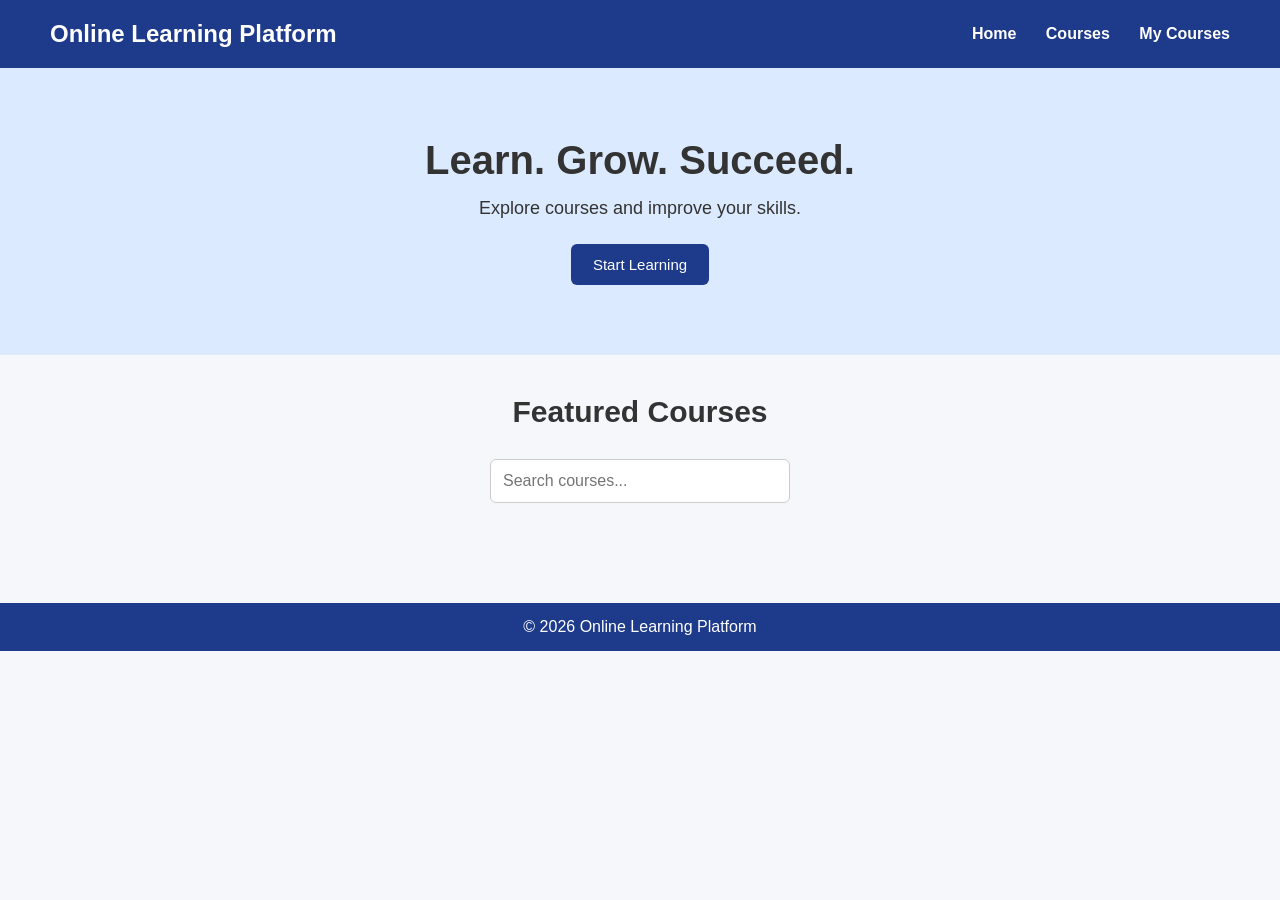
<file: index.html>
<!DOCTYPE html>
<html lang="en">
<head>
    <meta charset="UTF-8">
    <meta name="viewport" content="width=device-width, initial-scale=1.0">
    <title>Online Learning Platform</title>
    <link rel="stylesheet" href="style.css">
</head>

<body>

    <header>
        <h1>Online Learning Platform</h1>

        <nav>
            <a href="index.html">Home</a>
            <a href="#courses">Courses</a>
            <a href="mycourses.html">My Courses</a>
        </nav>
    </header>

    <section class="hero">
        <h2>Learn. Grow. Succeed.</h2>
        <p>Explore courses and improve your skills.</p>
        <button onclick="showMessage()">Start Learning</button>
    </section>

    <section class="courses" id="courses">

    <h2>Featured Courses</h2>

    <input
        type="text"
        id="search"
        placeholder="Search courses..."
        onkeyup="searchCourses()"
    >

    <div class="course-container" id="courseContainer">
    </div>

</section>

       
    <footer>
        <p>© 2026 Online Learning Platform</p>
    </footer>

    <script src="script.js"></script>

</body>
</html>
</file>
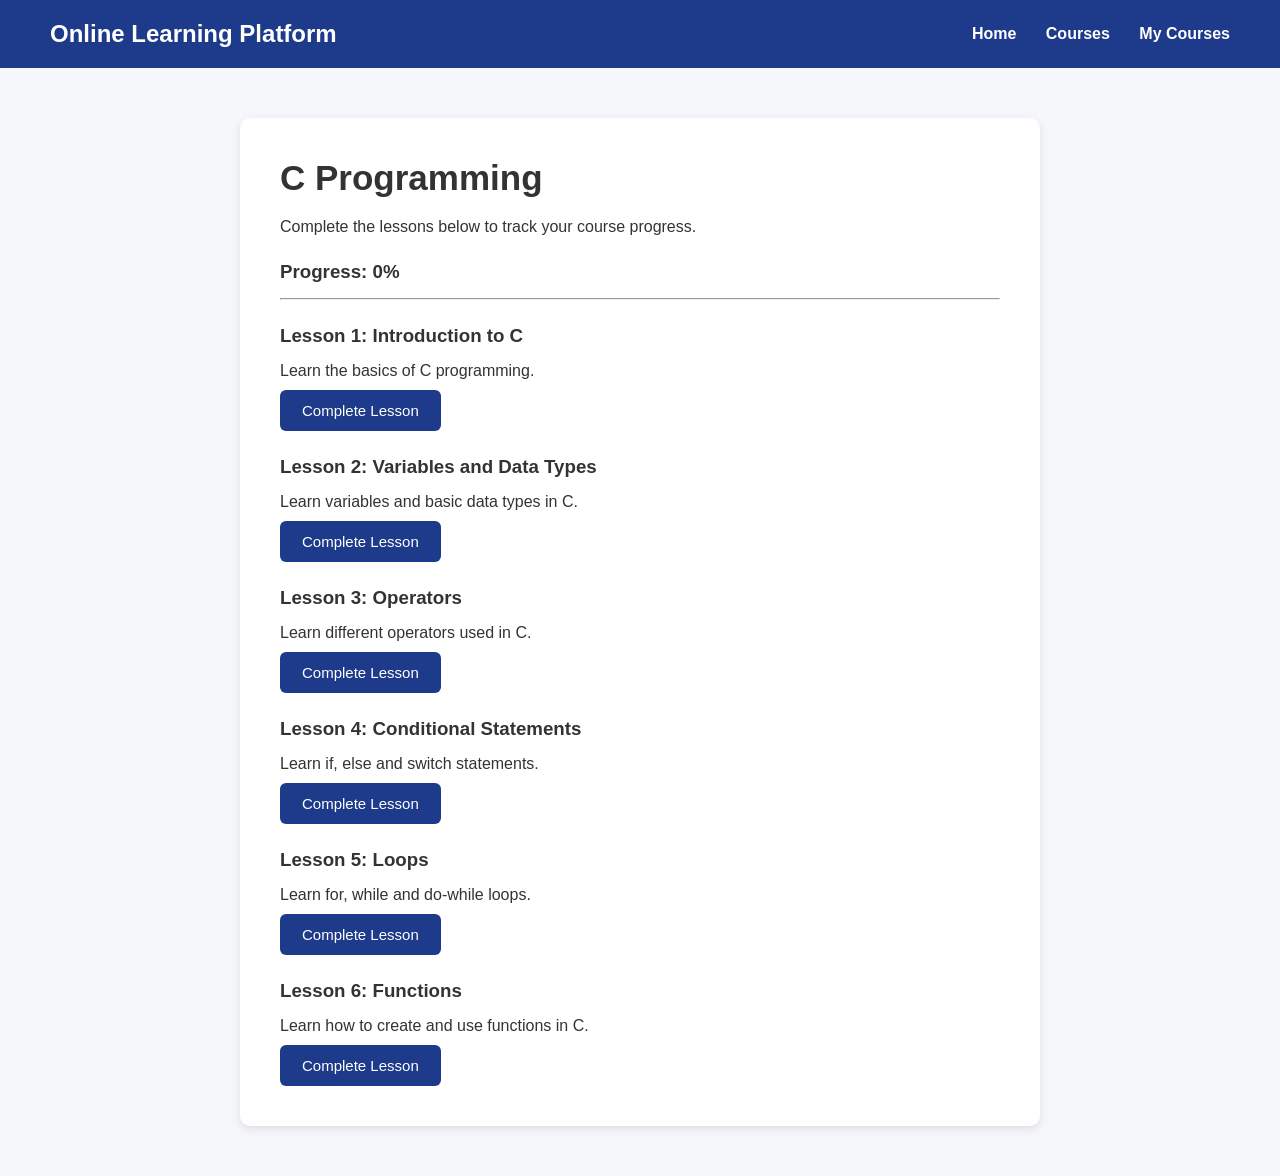
<file: c-lessons.html>
<!DOCTYPE html>
<html lang="en">

<head>
    <meta charset="UTF-8">
    <meta name="viewport" content="width=device-width, initial-scale=1.0">
    <title>C Programming Lessons</title>
    <link rel="stylesheet" href="style.css">
</head>

<body>

<header>
    <h1>Online Learning Platform</h1>

    <nav>
        <a href="index.html">Home</a>
        <a href="index.html#courses">Courses</a>
        <a href="mycourses.html">My Courses</a>
    </nav>
</header>

<section class="course-details">

    <h2>C Programming</h2>

    <p>Complete the lessons below to track your course progress.</p>

    <h3 id="progress">Progress: 0%</h3>

    <hr>

    <h3>Lesson 1: Introduction to C</h3>
    <p>Learn the basics of C programming.</p>
    <button onclick="completeCourseLesson('C Programming', 'cLessons', 1)">
     Complete Lesson
    </button>

    <h3>Lesson 2: Variables and Data Types</h3>
    <p>Learn variables and basic data types in C.</p>
    <button onclick="completeCourseLesson('C Programming', 'cLessons', 2)">
      Complete Lesson
    </button>

    <h3>Lesson 3: Operators</h3>
    <p>Learn different operators used in C.</p>
    <button onclick="completeCourseLesson('C Programming', 'cLessons', 3)">
        Complete Lesson
    </button>

    <h3>Lesson 4: Conditional Statements</h3>
    <p>Learn if, else and switch statements.</p>
    <button onclick="completeCourseLesson('C Programming', 'cLessons', 4)">
        Complete Lesson
    </button>

    <h3>Lesson 5: Loops</h3>
    <p>Learn for, while and do-while loops.</p>
    <button onclick="completeCourseLesson('C Programming', 'cLessons', 5)">
        Complete Lesson
    </button>

    <h3>Lesson 6: Functions</h3>
    <p>Learn how to create and use functions in C.</p>
    <button onclick="completeCourseLesson('C Programming', 'cLessons', 6)">
        Complete Lesson
    </button>

</section>

<script>

function completeCourseLesson(courseName, lessonKey, lessonNumber) {

    let completedLessons =
        JSON.parse(localStorage.getItem(lessonKey)) || [];

    if (!completedLessons.includes(lessonNumber)) {
        completedLessons.push(lessonNumber);

        localStorage.setItem(
            lessonKey,
            JSON.stringify(completedLessons)
        );
    }

    let progress =
        (completedLessons.length / 6) * 100;

    document.getElementById("progress").innerText =
        "Progress: " + progress.toFixed(0) + "%";

    alert("Lesson completed!");
}

window.onload = function() {

    let completedLessons =
        JSON.parse(localStorage.getItem("cLessons")) || [];

    let progress =
        (completedLessons.length / 6) * 100;

    document.getElementById("progress").innerText =
        "Progress: " + progress.toFixed(0) + "%";
};

</script>
<script src="script.js"></script>

</body>
</html>
</file>
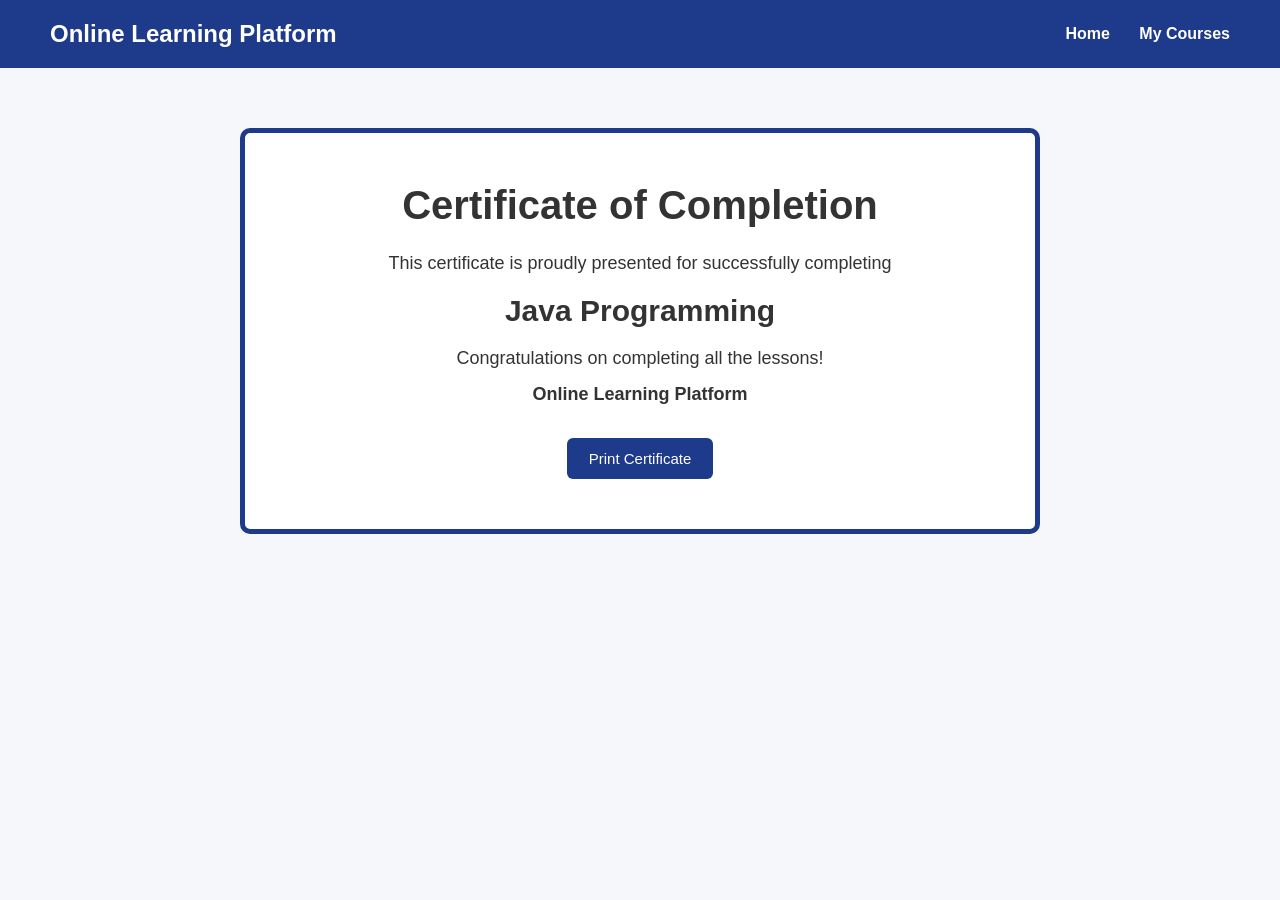
<file: certificate.html>
<!DOCTYPE html>
<html lang="en">
<head>
    <meta charset="UTF-8">
    <meta name="viewport" content="width=device-width, initial-scale=1.0">
    <title>Certificate of Completion</title>
    <link rel="stylesheet" href="style.css">

    <style>
        .certificate {
            max-width: 800px;
            margin: 60px auto;
            padding: 50px;
            background-color: white;
            text-align: center;
            border: 5px solid #1e3a8a;
            border-radius: 10px;
        }

        .certificate h1 {
            font-size: 40px;
            margin-bottom: 25px;
        }

        .certificate h2 {
            font-size: 30px;
            margin: 20px 0;
        }

        .certificate p {
            font-size: 18px;
            margin: 15px 0;
        }
    </style>
</head>

<body>

<header>
    <h1>Online Learning Platform</h1>

    <nav>
        <a href="index.html">Home</a>
        <a href="mycourses.html">My Courses</a>
    </nav>
</header>

<section class="certificate">

    <h1>Certificate of Completion</h1>

    <p>This certificate is proudly presented for successfully completing</p>

    <h2 id="courseName">Course Name</h2>

    <p>Congratulations on completing all the lessons!</p>

    <p><b>Online Learning Platform</b></p>

    <br>

    <button onclick="window.print()">Print Certificate</button>

</section>
<script>
let course =
    localStorage.getItem("certificateCourse") || "Java Programming";

document.getElementById("courseName").innerText = course;
</script>

</body>
</html>
</file>
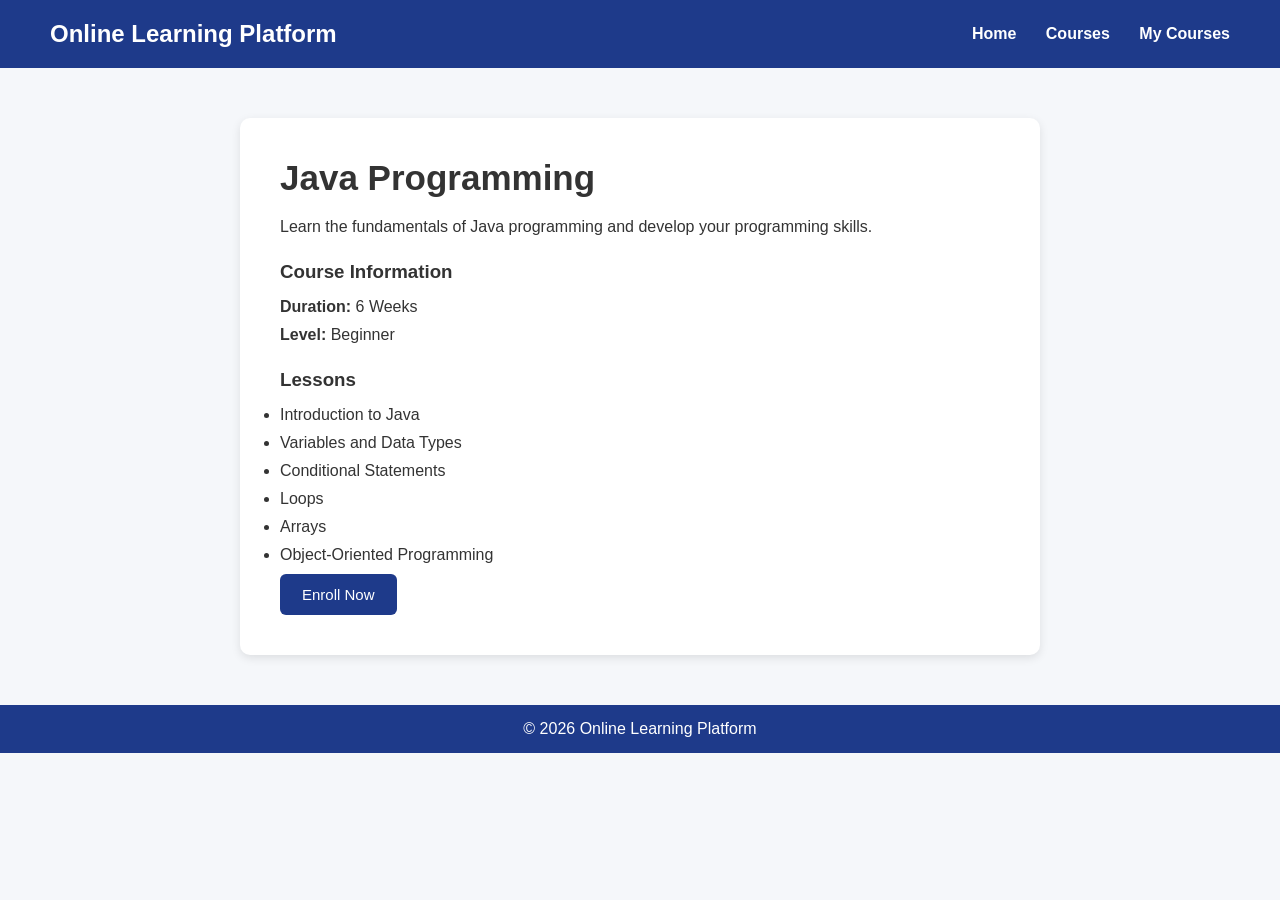
<file: course.html>
<!DOCTYPE html>
<html lang="en">
<head>
    <meta charset="UTF-8">
    <meta name="viewport" content="width=device-width, initial-scale=1.0">
    <title>Course Details</title>
    <link rel="stylesheet" href="style.css">
</head>

<body>

    <header>
        <h1>Online Learning Platform</h1>

        <nav>
            <a href="index.html">Home</a>
            <a href="course.html">Courses</a>
            <a href="mycourses.html">My Courses</a>
        </nav>
    </header>

    <section class="course-details">

        <h2>Java Programming</h2>

        <p>
            Learn the fundamentals of Java programming and
            develop your programming skills.
        </p>

        <h3>Course Information</h3>

        <p><b>Duration:</b> 6 Weeks</p>
        <p><b>Level:</b> Beginner</p>

        <h3>Lessons</h3>

        <ul>
            <li>Introduction to Java</li>
            <li>Variables and Data Types</li>
            <li>Conditional Statements</li>
            <li>Loops</li>
            <li>Arrays</li>
            <li>Object-Oriented Programming</li>
        </ul>

        <button onclick="enrollJavaCourse()">Enroll Now</button>

    </section>

    <footer>
        <p>© 2026 Online Learning Platform</p>
    </footer>

    <script src="script.js"></script>

</body>
</html>
</file>
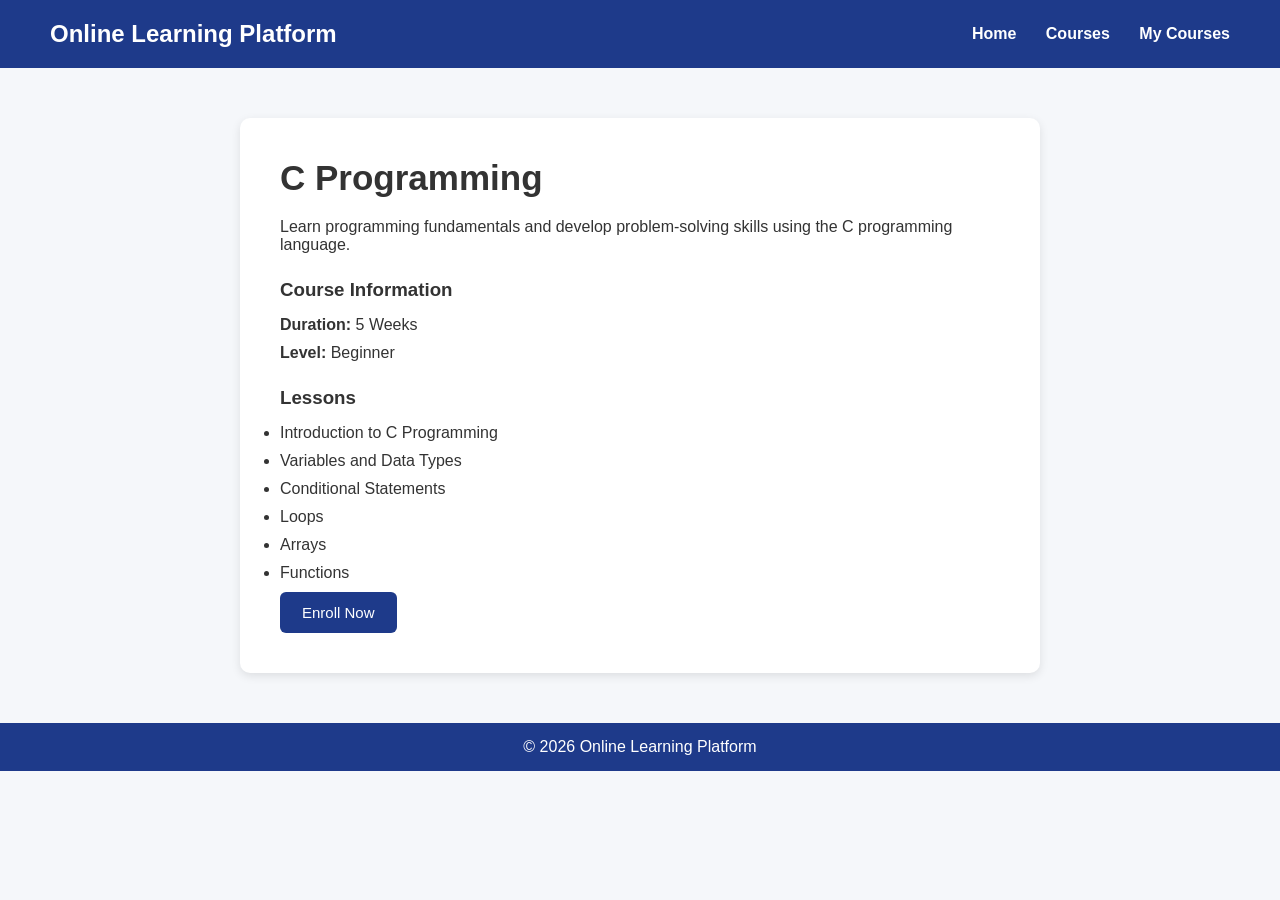
<file: cprogramming.html>
<!DOCTYPE html>
<html lang="en">

<head>
    <meta charset="UTF-8">
    <meta name="viewport" content="width=device-width, initial-scale=1.0">
    <title>C Programming</title>
    <link rel="stylesheet" href="style.css">
</head>

<body>

<header>
    <h1>Online Learning Platform</h1>

    <nav>
        <a href="index.html">Home</a>
        <a href="index.html#courses">Courses</a>
        <a href="mycourses.html">My Courses</a>
    </nav>
</header>

<section class="course-details">

    <h2>C Programming</h2>

    <p>
        Learn programming fundamentals and develop problem-solving
        skills using the C programming language.
    </p>

    <h3>Course Information</h3>

    <p><b>Duration:</b> 5 Weeks</p>
    <p><b>Level:</b> Beginner</p>

    <h3>Lessons</h3>

    <ul>
        <li>Introduction to C Programming</li>
        <li>Variables and Data Types</li>
        <li>Conditional Statements</li>
        <li>Loops</li>
        <li>Arrays</li>
        <li>Functions</li>
    </ul>

    <button onclick="enrollBackendCourse('C Programming')">Enroll Now</button>

<script>
function enrollCProgramming() {
    let courses =
        JSON.parse(localStorage.getItem("enrolledCourses")) || [];

    if (!courses.includes("C Programming")) {
        courses.push("C Programming");
    }

    localStorage.setItem(
        "enrolledCourses",
        JSON.stringify(courses)
    );

    alert("You have successfully enrolled in C Programming!");
}
</script>

</section>

<footer>
    <p>© 2026 Online Learning Platform</p>
</footer>
<script src="script.js"></script>

</body>
</html>
</file>
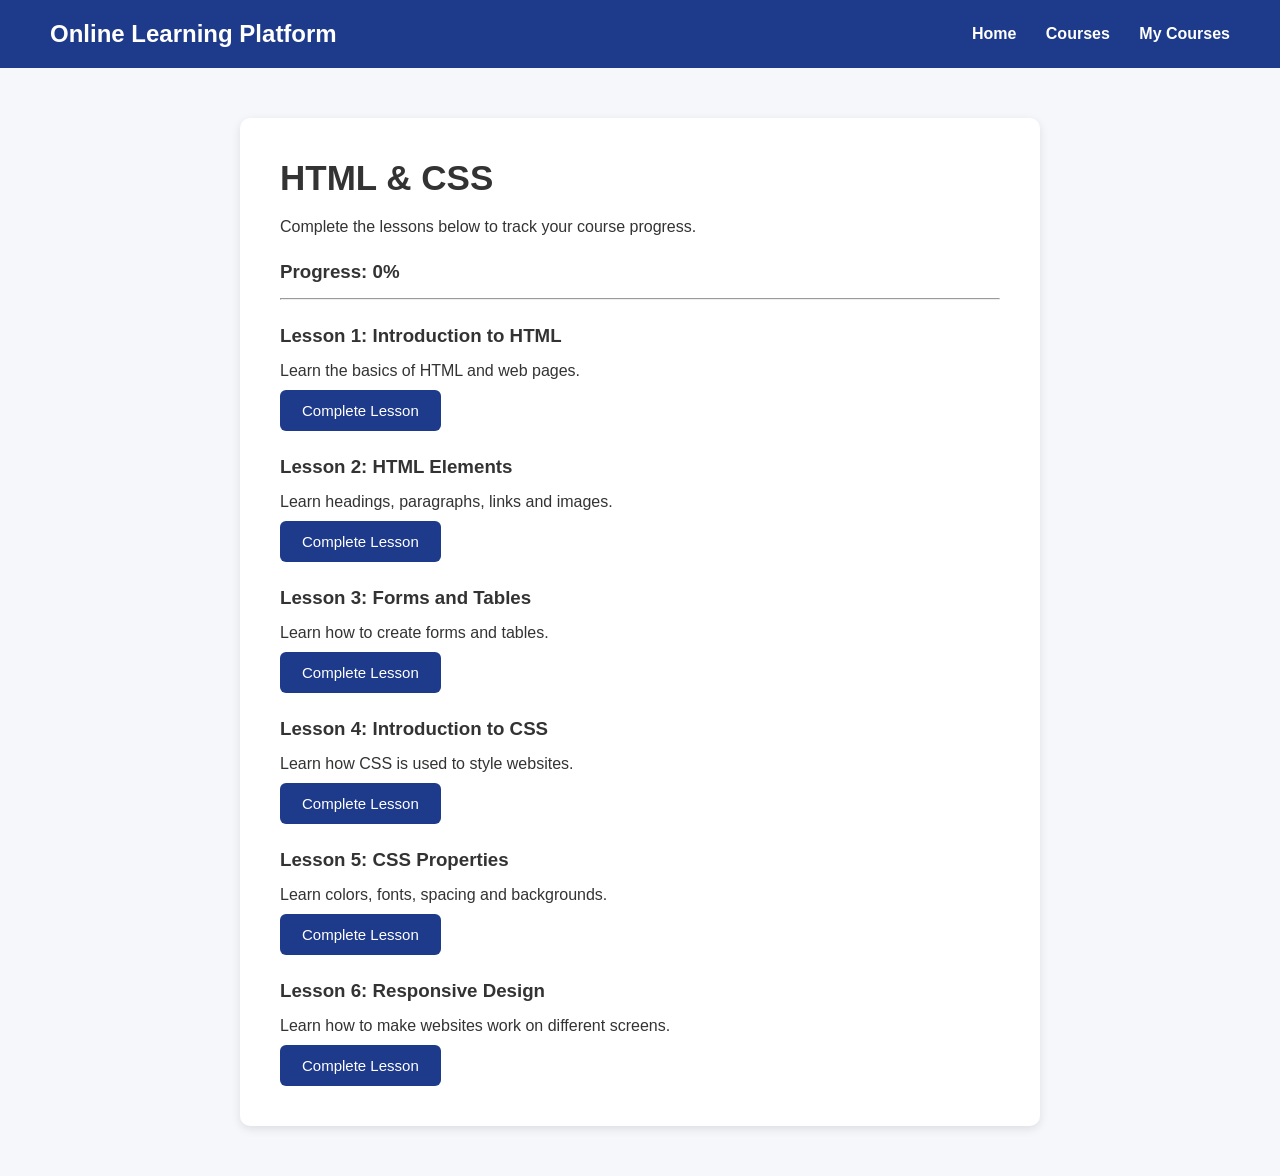
<file: htmlcss-lessons.html>
<!DOCTYPE html>
<html lang="en">

<head>
    <meta charset="UTF-8">
    <meta name="viewport" content="width=device-width, initial-scale=1.0">
    <title>HTML & CSS Lessons</title>
    <link rel="stylesheet" href="style.css">
</head>

<body>

<header>
    <h1>Online Learning Platform</h1>

    <nav>
        <a href="index.html">Home</a>
        <a href="index.html#courses">Courses</a>
        <a href="mycourses.html">My Courses</a>
    </nav>
</header>

<section class="course-details">

    <h2>HTML & CSS</h2>

    <p>Complete the lessons below to track your course progress.</p>

    <h3 id="progress">Progress: 0%</h3>

    <hr>

    <h3>Lesson 1: Introduction to HTML</h3>
    <p>Learn the basics of HTML and web pages.</p>
    <button onclick="completeCourseLesson('HTML & CSS', 'htmlcssLessons', 1)">
       Complete Lesson
    </button>

    <h3>Lesson 2: HTML Elements</h3>
    <p>Learn headings, paragraphs, links and images.</p>
    <button onclick="completeCourseLesson('HTML & CSS', 'htmlcssLessons', 2)">
      Complete Lesson
    </button>

    <h3>Lesson 3: Forms and Tables</h3>
    <p>Learn how to create forms and tables.</p>
    <button onclick="completeCourseLesson('HTML & CSS', 'htmlcssLessons', 3)">
        Complete Lesson
    </button>

    <h3>Lesson 4: Introduction to CSS</h3>
    <p>Learn how CSS is used to style websites.</p>
    <button onclick="completeCourseLesson('HTML & CSS', 'htmlcssLessons', 4)">
        Complete Lesson
    </button>

    <h3>Lesson 5: CSS Properties</h3>
    <p>Learn colors, fonts, spacing and backgrounds.</p>
    <button onclick="completeCourseLesson('HTML & CSS', 'htmlcssLessons', 5)">
        Complete Lesson
    </button>

    <h3>Lesson 6: Responsive Design</h3>
    <p>Learn how to make websites work on different screens.</p>
    <button onclick="completeCourseLesson('HTML & CSS', 'htmlcssLessons', 6)">
        Complete Lesson
    </button>

</section>

<script>

function completeLesson(lessonNumber) {

    let completedLessons =
        JSON.parse(localStorage.getItem("htmlcssLessons")) || [];

    if (!completedLessons.includes(lessonNumber)) {
        completedLessons.push(lessonNumber);

        localStorage.setItem(
            "htmlcssLessons",
            JSON.stringify(completedLessons)
        );
    }

    let progress =
        (completedLessons.length / 6) * 100;

    document.getElementById("progress").innerText =
        "Progress: " + progress.toFixed(0) + "%";

    alert("Lesson completed!");
}

window.onload = function() {

    let completedLessons =
        JSON.parse(localStorage.getItem("htmlcssLessons")) || [];

    let progress =
        (completedLessons.length / 6) * 100;

    document.getElementById("progress").innerText =
        "Progress: " + progress.toFixed(0) + "%";
};

</script>
<script src="script.js"></script>

</body>
</html>
</file>
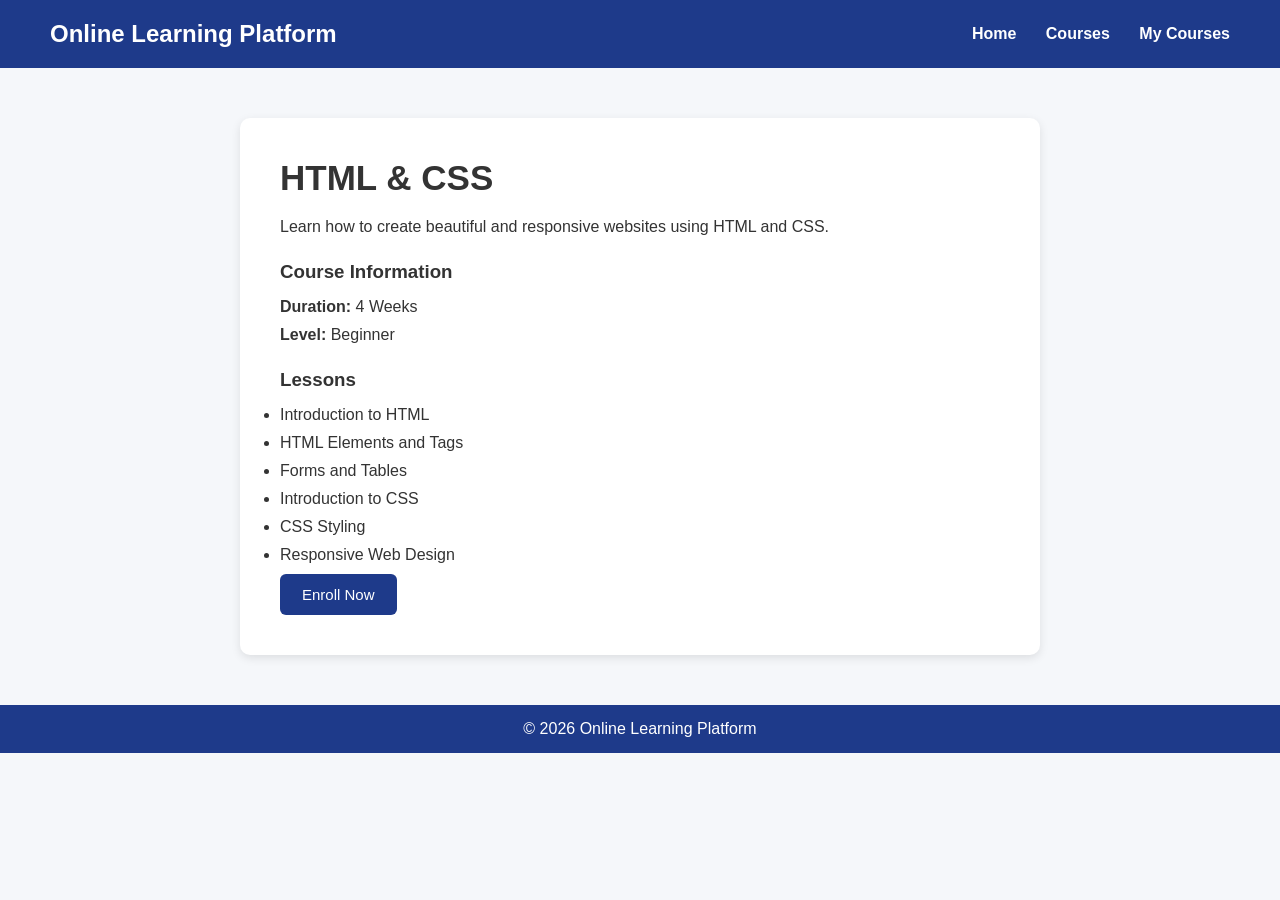
<file: htmlcss.html>
<!DOCTYPE html>
<html lang="en">

<head>
    <meta charset="UTF-8">
    <meta name="viewport" content="width=device-width, initial-scale=1.0">
    <title>HTML & CSS</title>
    <link rel="stylesheet" href="style.css">
</head>

<body>

<header>
    <h1>Online Learning Platform</h1>

    <nav>
        <a href="index.html">Home</a>
        <a href="index.html#courses">Courses</a>
        <a href="mycourses.html">My Courses</a>
    </nav>
</header>

<section class="course-details">

    <h2>HTML & CSS</h2>

    <p>
        Learn how to create beautiful and responsive websites
        using HTML and CSS.
    </p>

    <h3>Course Information</h3>

    <p><b>Duration:</b> 4 Weeks</p>
    <p><b>Level:</b> Beginner</p>

    <h3>Lessons</h3>

    <ul>
        <li>Introduction to HTML</li>
        <li>HTML Elements and Tags</li>
        <li>Forms and Tables</li>
        <li>Introduction to CSS</li>
        <li>CSS Styling</li>
        <li>Responsive Web Design</li>
    </ul>

    <button onclick="enrollBackendCourse('HTML & CSS')">Enroll Now</button>
    
</section>

<footer>
    <p>© 2026 Online Learning Platform</p>
</footer>
<script src="script.js"></script>

</body>
</html>
</file>
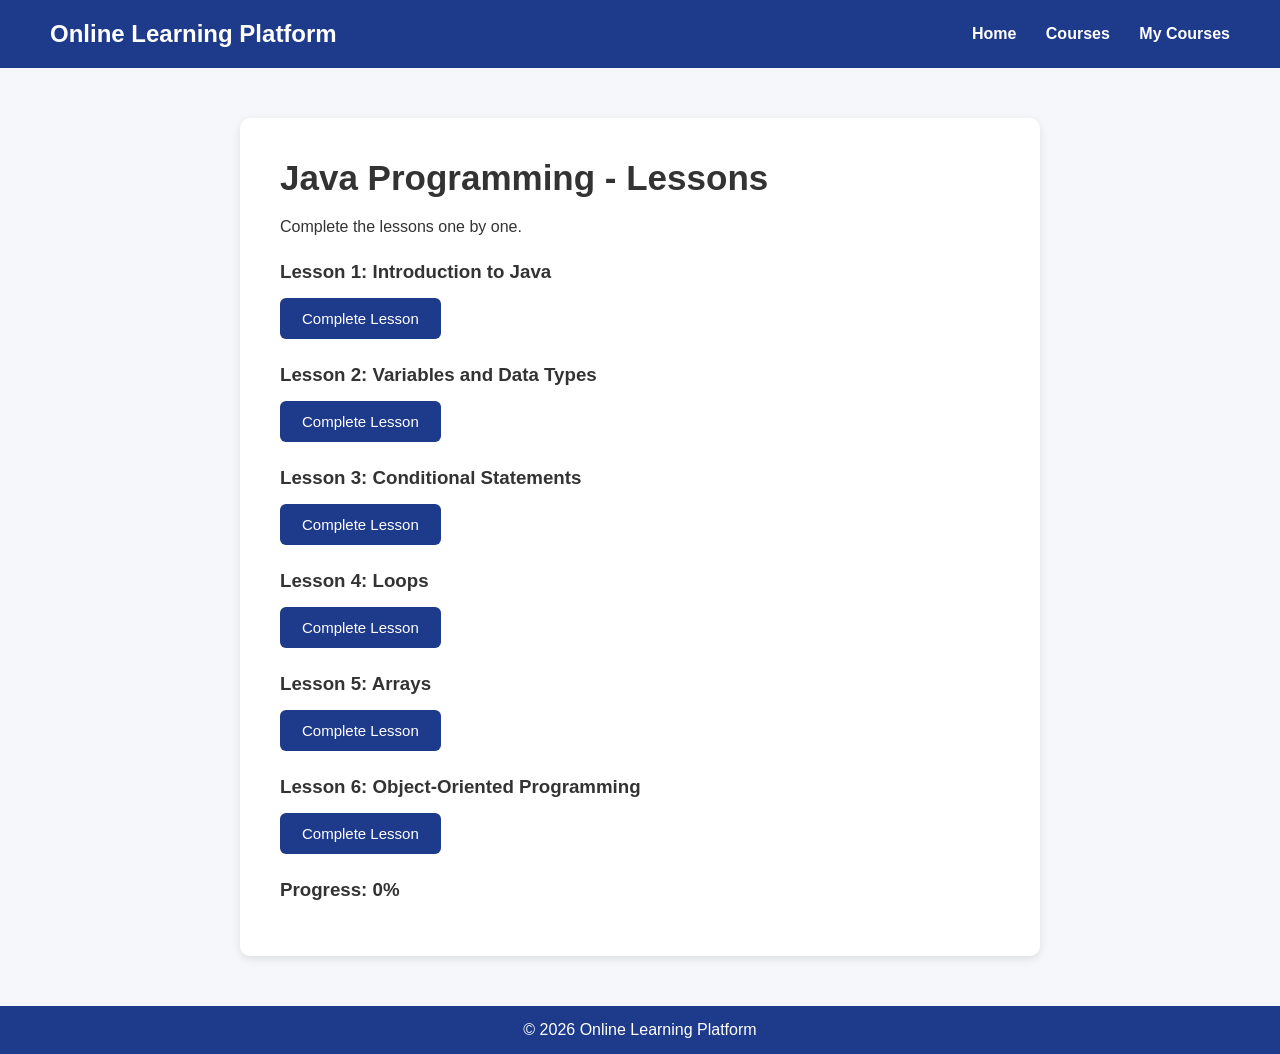
<file: lessons.html>
<!DOCTYPE html>
<html lang="en">
<head>
    <meta charset="UTF-8">
    <meta name="viewport" content="width=device-width, initial-scale=1.0">
    <title>Java Lessons</title>
    <link rel="stylesheet" href="style.css">
</head>

<body>

    <header>
        <h1>Online Learning Platform</h1>

        <nav>
            <a href="index.html">Home</a>
            <a href="course.html">Courses</a>
            <a href="mycourses.html">My Courses</a>
        </nav>
    </header>

    <section class="course-details">

        <h2>Java Programming - Lessons</h2>

        <p>Complete the lessons one by one.</p>

        <div class="lesson">
            <h3>Lesson 1: Introduction to Java</h3>
            <button onclick="completeLesson(1)">Complete Lesson</button>
        </div>

        <div class="lesson">
            <h3>Lesson 2: Variables and Data Types</h3>
            <button onclick="completeLesson(2)">Complete Lesson</button>
        </div>

        <div class="lesson">
            <h3>Lesson 3: Conditional Statements</h3>
            <button onclick="completeLesson(3)">Complete Lesson</button>
        </div>

        <div class="lesson">
            <h3>Lesson 4: Loops</h3>
            <button onclick="completeLesson(4)">Complete Lesson</button>
        </div>

        <div class="lesson">
            <h3>Lesson 5: Arrays</h3>
            <button onclick="completeLesson(5)">Complete Lesson</button>
        </div>

        <div class="lesson">
            <h3>Lesson 6: Object-Oriented Programming</h3>
            <button onclick="completeLesson(6)">Complete Lesson</button>
        </div>

        <h3 id="progress">Progress: 0%</h3>
        <script>
            let completedLessons =
        JSON.parse(localStorage.getItem("completedLessons")) || [];
        let progress = (completedLessons.length / 6) * 100;
        document.getElementById("progress").innerText ="Progress: " + progress + "%";
        </script>

    </section>

    <footer>
        <p>© 2026 Online Learning Platform</p>
    </footer>

    <script src="script.js"></script>

</body>
</html>
</file>
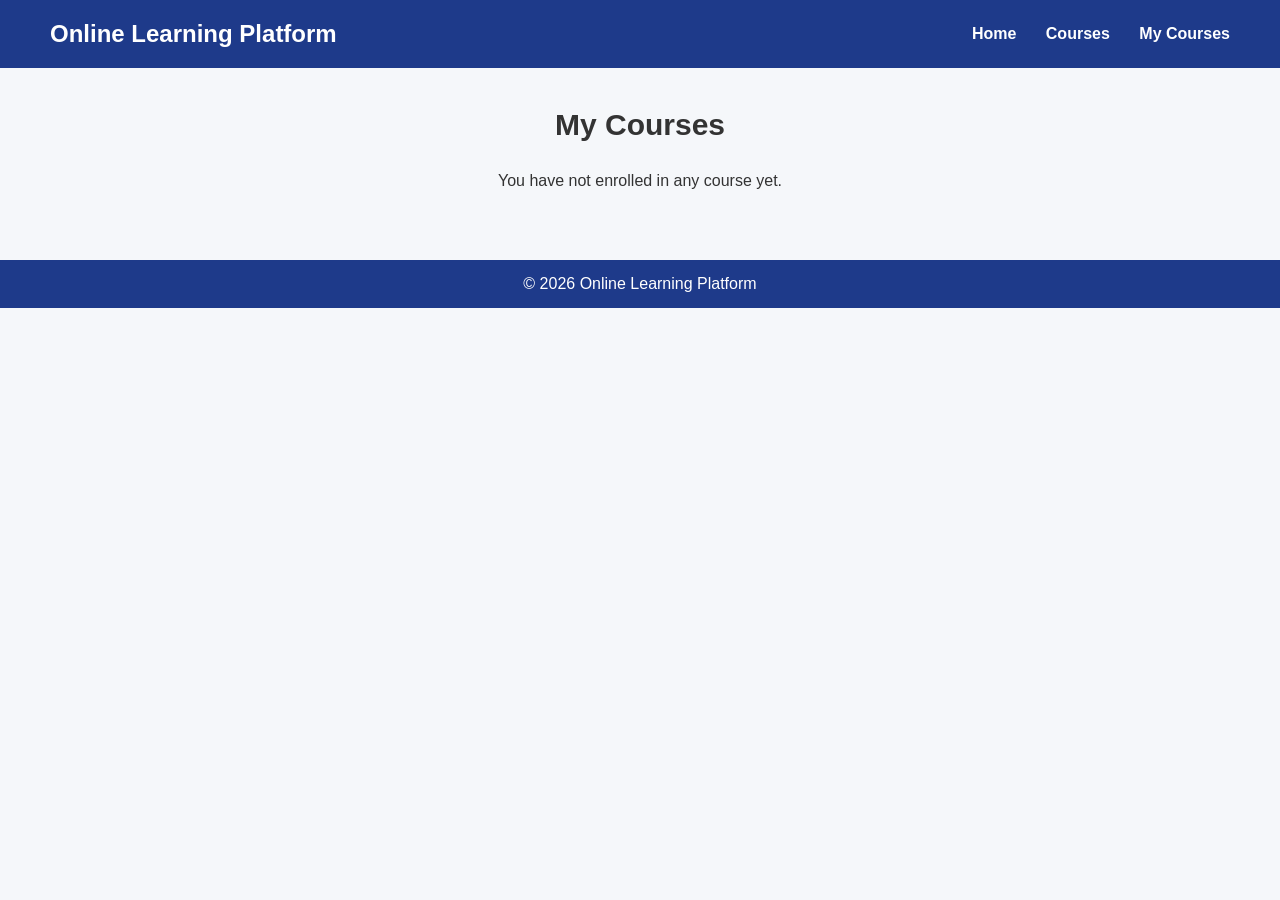
<file: mycourses.html>
<!DOCTYPE html>
<html lang="en">
<head>
    <meta charset="UTF-8">
    <meta name="viewport" content="width=device-width, initial-scale=1.0">
    <title>My Courses</title>
    <link rel="stylesheet" href="style.css">
</head>

<body>

    <header>
        <h1>Online Learning Platform</h1>

        <nav>
            <a href="index.html">Home</a>
            <a href="course.html">Courses</a>
            <a href="mycourses.html">My Courses</a>
        </nav>
    </header>

    <section class="courses">
        <h2>My Courses</h2>

        <div id="my-course-container"></div>

<script>
window.onload = function() {

    let courses =
        JSON.parse(localStorage.getItem("enrolledCourses")) || [];

    let container = document.getElementById("my-course-container");

    if (courses.length === 0) {
        container.innerHTML = "<p>You have not enrolled in any course yet.</p>";
        return;
    }

    courses.forEach(function(course) {

        let progress = 0;
        let button = "";

       if (course === "Java Programming") {
    progress = getProgress();

    button = `
        <button onclick="window.location.href='lessons.html'">
            Continue Learning
        </button>
    `;
}

if (course === "Python Programming") {
    let pythonLessons =
        JSON.parse(localStorage.getItem("pythonLessons")) || [];

    progress = ((pythonLessons.length / 6) * 100).toFixed(0);

    button = `
        <button onclick="window.location.href='python-lessons.html'">
            Continue Learning
        </button>
    `;
}

if (course === "HTML & CSS") {

    let htmlcssLessons =
        JSON.parse(localStorage.getItem("htmlcssLessons")) || [];

    progress = ((htmlcssLessons.length / 6) * 100).toFixed(0);

    button = `
        <button onclick="window.location.href='htmlcss-lessons.html'">
            Continue Learning
        </button>
    `;
}
if (course === "C Programming") {

    let cLessons =
        JSON.parse(localStorage.getItem("cLessons")) || [];

    progress = ((cLessons.length / 6) * 100).toFixed(0);

    button = `
        <button onclick="window.location.href='c-lessons.html'">
            Continue Learning
        </button>
    `;
}
if (course === "Web Development") {

    let webLessons =
        JSON.parse(localStorage.getItem("webLessons")) || [];

    progress = ((webLessons.length / 6) * 100).toFixed(0);

    button = `
        <button onclick="window.location.href='web-lessons.html'">
            Continue Learning
        </button>
    `;
}

        container.innerHTML += `
            <div class="course-card">
                <h3>${course}</h3>
                <p>You are enrolled in this course.</p>
                <p><b>Progress:</b> ${progress}%</p>
                <div class="progress-bar">
                     <div class="progress-fill" style="width: ${progress}%"></div>
                </div>
                ${progress == 100 ? `
                 <p><b>Course Completed!</b></p>
                   <button onclick="openCertificate('${course}')">
                    View Certificate
                   </button>
                ` : ""}
                ${button}
            </div>
        `;
    });
};
</script>
    </section>

    <footer>
        <p>© 2026 Online Learning Platform</p>
    </footer>

    <script src="script.js"></script>
    <script>
function openCertificate(course) {
    localStorage.setItem("certificateCourse", course);
    window.location.href = "certificate.html";
}
</script>

</body>
</html>
</file>
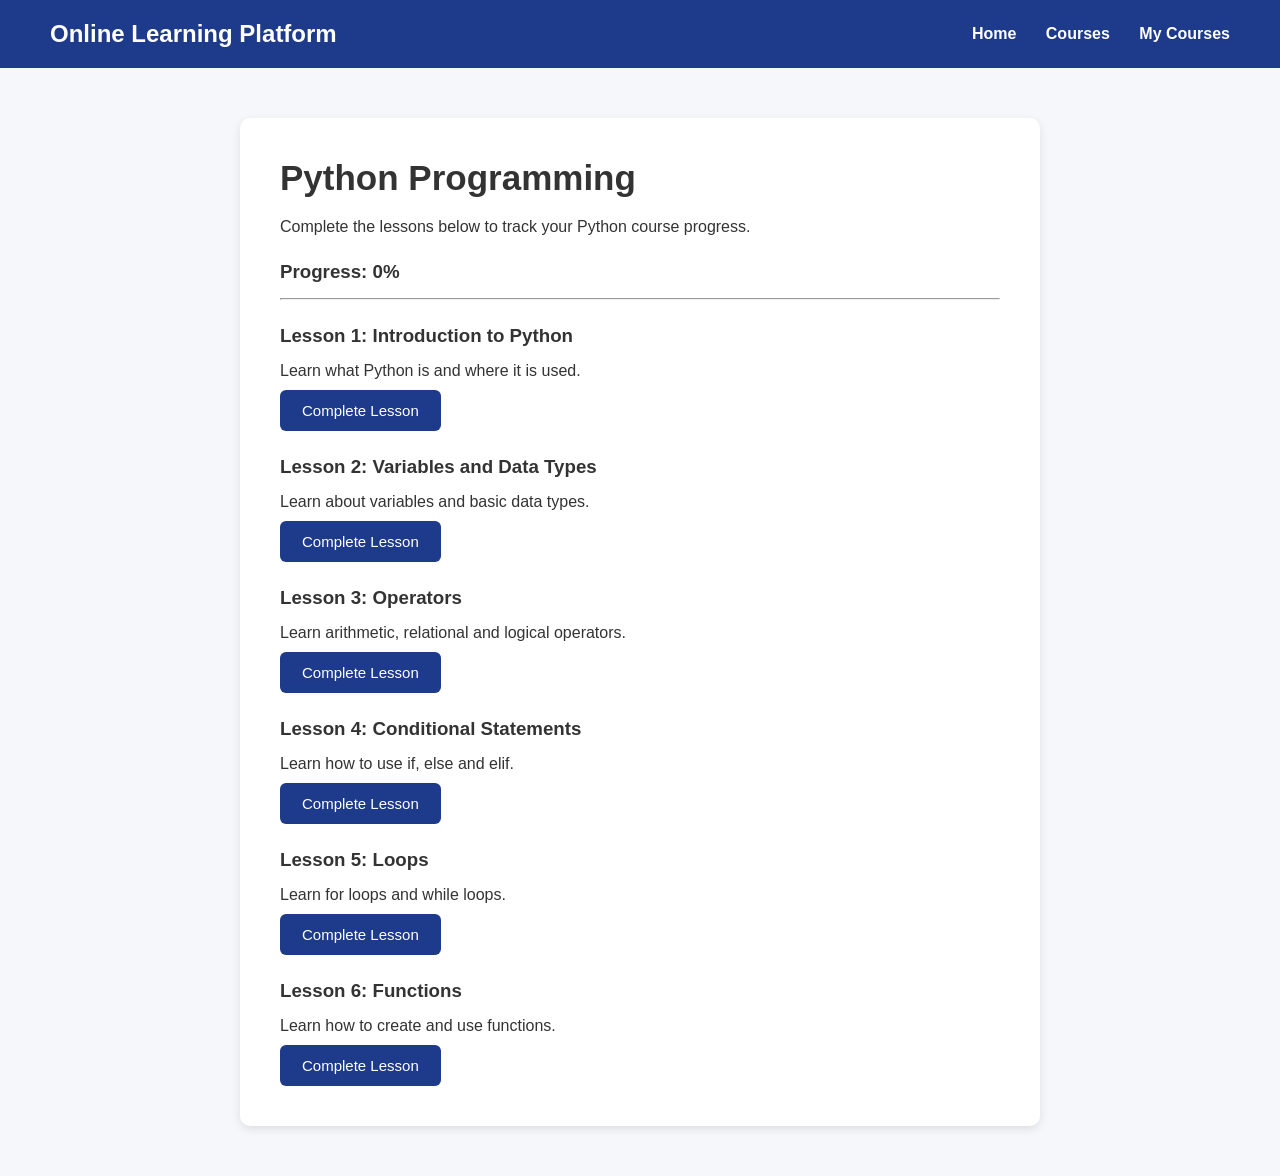
<file: python-lessons.html>
<!DOCTYPE html>
<html lang="en">

<head>
    <meta charset="UTF-8">
    <meta name="viewport" content="width=device-width, initial-scale=1.0">

    <title>Python Lessons</title>

    <link rel="stylesheet" href="style.css">
</head>

<body>

<header>
    <h1>Online Learning Platform</h1>

    <nav>
        <a href="index.html">Home</a>
        <a href="index.html#courses">Courses</a>
        <a href="mycourses.html">My Courses</a>
    </nav>
</header>

<section class="course-details">

    <h2>Python Programming</h2>

    <p>Complete the lessons below to track your Python course progress.</p>

    <h3 id="progress">Progress: 0%</h3>

    <hr>

      <h3>Lesson 1: Introduction to Python</h3>
      <p>Learn what Python is and where it is used.</p>
      <button onclick="completeCourseLesson('Python Programming', 'pythonLessons', 1)">
        Complete Lesson
    </button>

    <h3>Lesson 2: Variables and Data Types</h3>
    <p>Learn about variables and basic data types.</p>
    <button onclick="completeCourseLesson('Python Programming', 'pythonLessons', 2)">
      Complete Lesson
    </button>

    <h3>Lesson 3: Operators</h3>
    <p>Learn arithmetic, relational and logical operators.</p>
    <button onclick="completeCourseLesson('Python Programming', 'pythonLessons', 3)">
        Complete Lesson
    </button>
    <h3>Lesson 4: Conditional Statements</h3>
    <p>Learn how to use if, else and elif.</p>
    <button onclick="completeCourseLesson('Python Programming', 'pythonLessons', 4)">
        Complete Lesson
    </button>

    <h3>Lesson 5: Loops</h3>
    <p>Learn for loops and while loops.</p>
    <button onclick="completeCourseLesson('Python Programming', 'pythonLessons', 5)">
        Complete Lesson
    </button>

    <h3>Lesson 6: Functions</h3>
    <p>Learn how to create and use functions.</p>
    <button onclick="completeCourseLesson('Python Programming', 'pythonLessons', 6)">
        Complete Lesson
    </button>

</section>

<script>


window.onload = function() {

    let completedLessons =
        JSON.parse(localStorage.getItem("pythonLessons")) || [];

    let progress =
        (completedLessons.length / 6) * 100;

    document.getElementById("progress").innerText =
        "Progress: " + progress.toFixed(0) + "%";
};

</script>
<script src="script.js"></script>

</body>
</html>
</file>
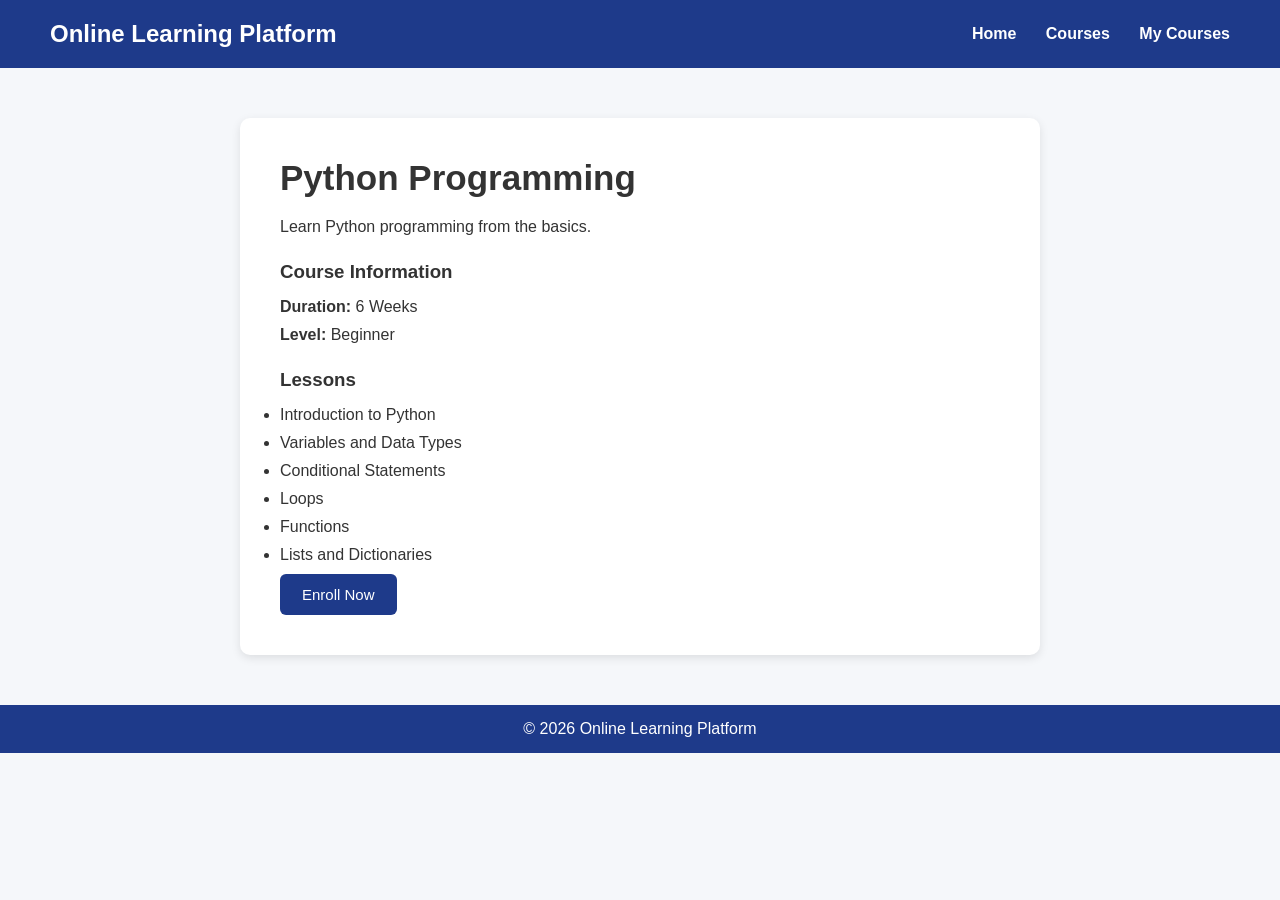
<file: python.html>
<!DOCTYPE html>
<html lang="en">
<head>
    <meta charset="UTF-8">
    <meta name="viewport" content="width=device-width, initial-scale=1.0">
    <title>Python Programming</title>
    <link rel="stylesheet" href="style.css">
</head>

<body>

<header>
    <h1>Online Learning Platform</h1>

    <nav>
        <a href="index.html">Home</a>
        <a href="course.html">Courses</a>
        <a href="mycourses.html">My Courses</a>
    </nav>
</header>

<section class="course-details">

    <h2>Python Programming</h2>

    <p>Learn Python programming from the basics.</p>

    <h3>Course Information</h3>

    <p><b>Duration:</b> 6 Weeks</p>
    <p><b>Level:</b> Beginner</p>

    <h3>Lessons</h3>

    <ul>
        <li>Introduction to Python</li>
        <li>Variables and Data Types</li>
        <li>Conditional Statements</li>
        <li>Loops</li>
        <li>Functions</li>
        <li>Lists and Dictionaries</li>
    </ul>

    <button onclick="enrollBackendCourse('Python Programming')">Enroll Now</button>
    <script>
    function enrollPythonCourse() {
        let courses =
        JSON.parse(localStorage.getItem("enrolledCourses")) || [];
        
        if (!courses.includes("Python Programming")) {
            courses.push("Python Programming");
        }

        localStorage.setItem(
          "enrolledCourses",
        JSON.stringify(courses)
        );
        
        alert("You have successfully enrolled in Python Programming!");
    }
    </script>

</section>

<footer>
    <p>© 2026 Online Learning Platform</p>
</footer>
<script src="script.js"></script>
</body>
</html>
</file>
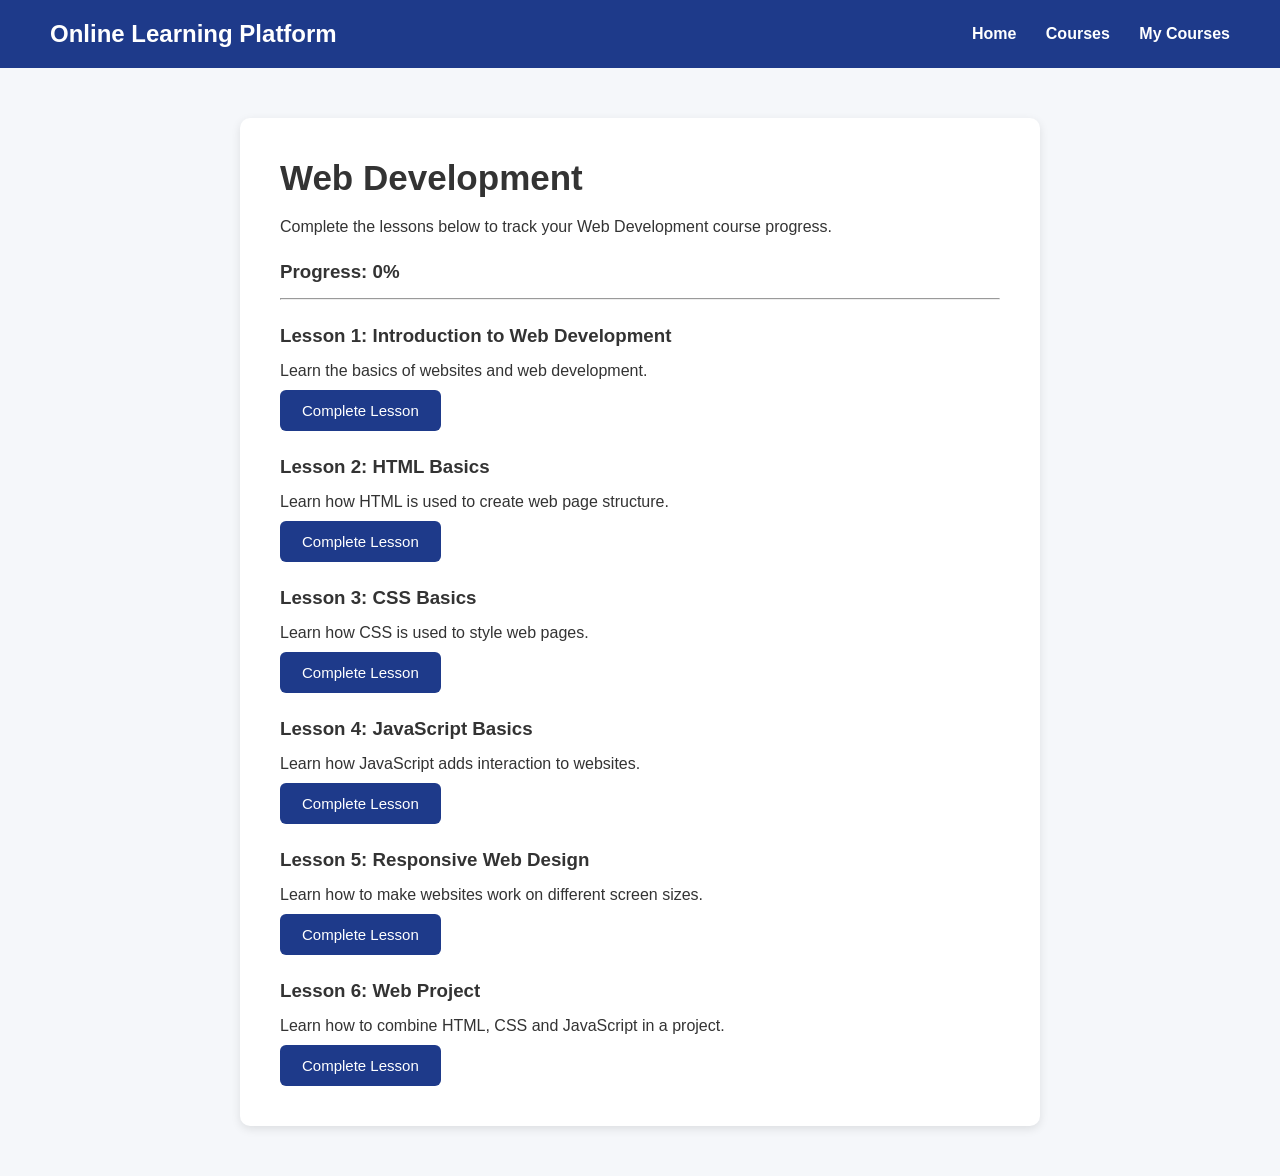
<file: web-lessons.html>
<!DOCTYPE html>
<html lang="en">
<head>
    <meta charset="UTF-8">
    <meta name="viewport" content="width=device-width, initial-scale=1.0">
    <title>Web Development Lessons</title>
    <link rel="stylesheet" href="style.css">
</head>

<body>

<header>
    <h1>Online Learning Platform</h1>

    <nav>
        <a href="index.html">Home</a>
        <a href="index.html#courses">Courses</a>
        <a href="mycourses.html">My Courses</a>
    </nav>
</header>

<section class="course-details">

    <h2>Web Development</h2>

    <p>Complete the lessons below to track your Web Development course progress.</p>

    <h3 id="progress">Progress: 0%</h3>

    <hr>

    <h3>Lesson 1: Introduction to Web Development</h3>
    <p>Learn the basics of websites and web development.</p>
    <button onclick="completeCourseLesson('Web Development', 'webLessons', 1)">
      Complete Lesson
    </button>

    <h3>Lesson 2: HTML Basics</h3>
    <p>Learn how HTML is used to create web page structure.</p>
    <button onclick="completeCourseLesson('Web Development', 'webLessons', 2)">
      Complete Lesson
    </button>

    <h3>Lesson 3: CSS Basics</h3>
    <p>Learn how CSS is used to style web pages.</p>
    <button onclick="completeCourseLesson('Web Development', 'webLessons', 3)">
        Complete Lesson
    </button>

    <h3>Lesson 4: JavaScript Basics</h3>
    <p>Learn how JavaScript adds interaction to websites.</p>
    <button onclick="completeCourseLesson('Web Development', 'webLessons', 4)">
        Complete Lesson
    </button>

    <h3>Lesson 5: Responsive Web Design</h3>
    <p>Learn how to make websites work on different screen sizes.</p>
    <button onclick="completeCourseLesson('Web Development', 'webLessons', 5)">
        Complete Lesson
    </button>

    <h3>Lesson 6: Web Project</h3>
    <p>Learn how to combine HTML, CSS and JavaScript in a project.</p>
    <button onclick="completeCourseLesson('Web Development', 'webLessons', 6)">
        Complete Lesson
    </button>

</section>

<script>

function completeCourseLesson(courseName, lessonKey, lessonNumber) {

    let completedLessons =
        JSON.parse(localStorage.getItem(lessonKey)) || [];

    if (!completedLessons.includes(lessonNumber)) {

        completedLessons.push(lessonNumber);

        localStorage.setItem(
            lessonKey,
            JSON.stringify(completedLessons)
        );
    }

    let progress =
        (completedLessons.length / 6) * 100;

    document.getElementById("progress").innerText =
        "Progress: " + progress.toFixed(0) + "%";

    alert("Lesson completed!");
}


window.onload = function() {

    let completedLessons =
        JSON.parse(localStorage.getItem("webLessons")) || [];

    let progress =
        (completedLessons.length / 6) * 100;

    document.getElementById("progress").innerText =
        "Progress: " + progress.toFixed(0) + "%";
};

</script>
<script src="script.js"></script>

</body>
</html>
</file>
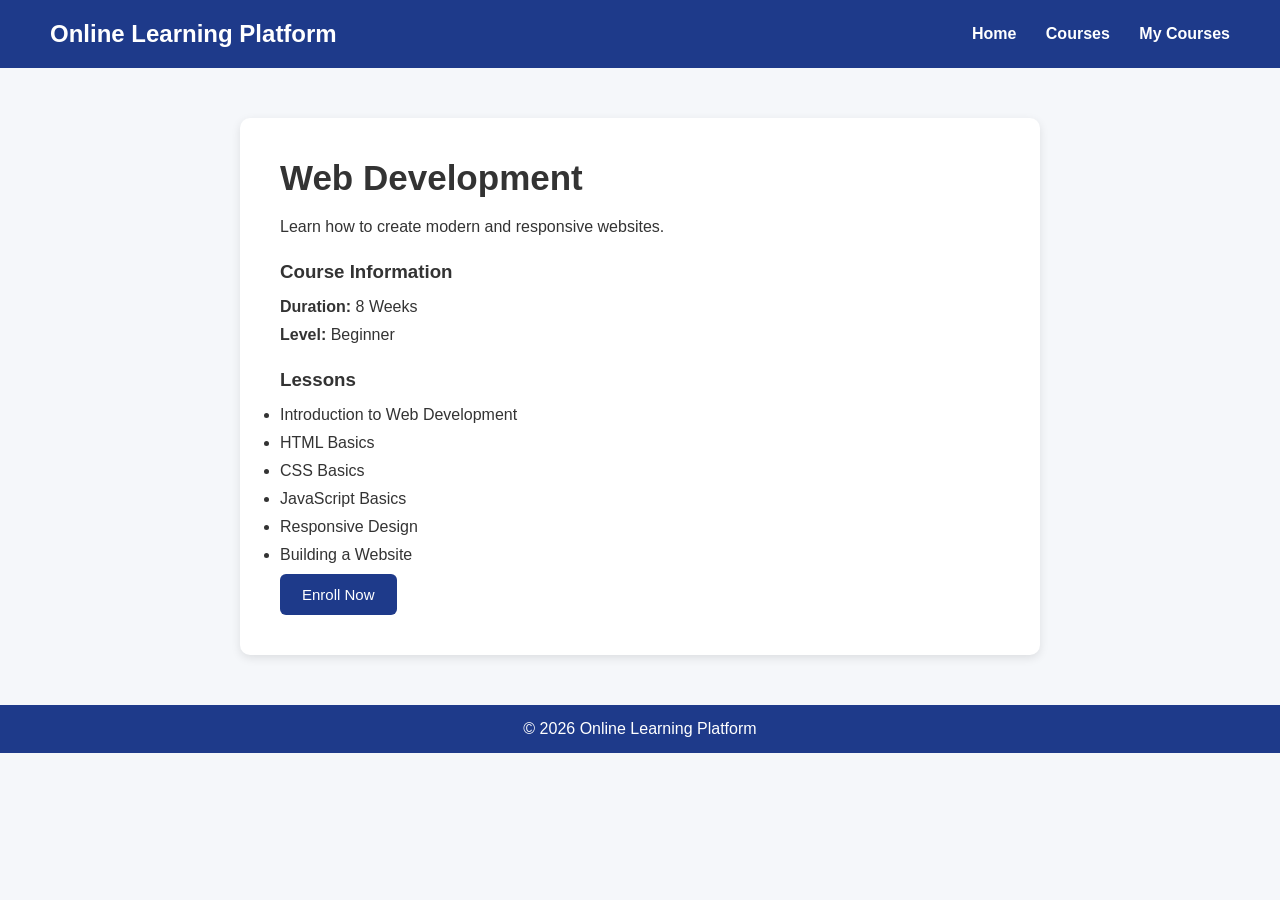
<file: web.html>
<!DOCTYPE html>
<html lang="en">
<head>
    <meta charset="UTF-8">
    <meta name="viewport" content="width=device-width, initial-scale=1.0">
    <title>Web Development</title>
    <link rel="stylesheet" href="style.css">
</head>

<body>

<header>
    <h1>Online Learning Platform</h1>

    <nav>
        <a href="index.html">Home</a>
        <a href="course.html">Courses</a>
        <a href="mycourses.html">My Courses</a>
    </nav>
</header>

<section class="course-details">

    <h2>Web Development</h2>

    <p>Learn how to create modern and responsive websites.</p>

    <h3>Course Information</h3>

    <p><b>Duration:</b> 8 Weeks</p>
    <p><b>Level:</b> Beginner</p>

    <h3>Lessons</h3>

    <ul>
        <li>Introduction to Web Development</li>
        <li>HTML Basics</li>
        <li>CSS Basics</li>
        <li>JavaScript Basics</li>
        <li>Responsive Design</li>
        <li>Building a Website</li>
    </ul>

    <button onclick="enrollBackendCourse('Web Development')">Enroll Now</button>

</section>

<footer>
    <p>© 2026 Online Learning Platform</p>
</footer>

<script src="script.js"></script>

</body>
</html>
</file>
<file: style.css>
* {
    margin: 0;
    padding: 0;
    box-sizing: border-box;
}

body {
    font-family: Arial, sans-serif;
    background-color: #f5f7fa;
    color: #333;
}

header {
    background-color: #1e3a8a;
    color: white;
    padding: 20px 50px;
    display: flex;
    justify-content: space-between;
    align-items: center;
}

header h1 {
    font-size: 24px;
}

nav a {
    color: white;
    text-decoration: none;
    margin-left: 25px;
    font-weight: bold;
}

.hero {
    text-align: center;
    padding: 70px 20px;
    background-color: #dbeafe;
}

.hero h2 {
    font-size: 40px;
    margin-bottom: 15px;
}

.hero p {
    font-size: 18px;
    margin-bottom: 25px;
}

button {
    background-color: #1e3a8a;
    color: white;
    border: none;
    padding: 12px 22px;
    border-radius: 6px;
    cursor: pointer;
    font-size: 15px;
}

button:hover {
    background-color: #172554;
}

.courses {
    padding: 40px 50px;
    text-align: center;
}

.courses h2 {
    margin-bottom: 30px;
    font-size: 30px;
}

.course-container {
    display: flex;
    justify-content: center;
    gap: 25px;
    flex-wrap: wrap;
}

.course-card {
    background-color: white;
    width: 280px;
    padding: 25px;
    border-radius: 10px;
    box-shadow: 0 3px 10px rgba(0, 0, 0, 0.1);
}

.course-card h3 {
    margin-bottom: 15px;
}

.course-card p {
    margin-bottom: 12px;
}

footer {
    text-align: center;
    background-color: #1e3a8a;
    color: white;
    padding: 15px;
    margin-top: 30px;
}
.course-details {
    max-width: 800px;
    margin: 50px auto;
    padding: 40px;
    background-color: white;
    border-radius: 10px;
    box-shadow: 0 3px 10px rgba(0, 0, 0, 0.1);
}

.course-details h2 {
    font-size: 35px;
    margin-bottom: 20px;
}

.course-details h3 {
    margin-top: 25px;
    margin-bottom: 15px;
}

.course-details p {
    margin-bottom: 10px;
}

.course-details li {
    margin: 10px 0;
}
@media (max-width: 768px) {

    header {
        flex-direction: column;
        text-align: center;
        gap: 15px;
    }

    nav a {
        margin: 0 8px;
    }

    .hero h2 {
        font-size: 30px;
    }

    .courses {
        padding: 30px 15px;
    }

    .course-card {
        width: 100%;
        max-width: 350px;
    }

    .course-details {
        margin: 25px 15px;
        padding: 25px;
    }

}
.course-card {
    transition: transform 0.3s, box-shadow 0.3s;
}

.course-card:hover {
    transform: translateY(-5px);
    box-shadow: 0 8px 20px rgba(0, 0, 0, 0.15);
}

.course-card button {
    margin-top: 10px;
}
.progress-bar {
    width: 100%;
    height: 12px;
    background-color: #e5e7eb;
    border-radius: 10px;
    margin: 10px 0 20px;
    overflow: hidden;
}

.progress-fill {
    height: 100%;
    background-color: #1e3a8a;
    border-radius: 10px;
}
#search {
    width: 300px;
    padding: 12px;
    margin-bottom: 30px;
    border: 1px solid #ccc;
    border-radius: 6px;
    font-size: 16px;
}

@media (max-width: 600px) {

    #search {
        width: 100%;
        max-width: 350px;
    }

    header h1 {
        font-size: 20px;
    }

    nav a {
        font-size: 14px;
    }
}
.course-card h3 {
    color: #1e3a8a;
    font-size: 22px;
}

.course-card button {
    width: 100%;
}

.course-card p {
    line-height: 1.5;
}
</file>
